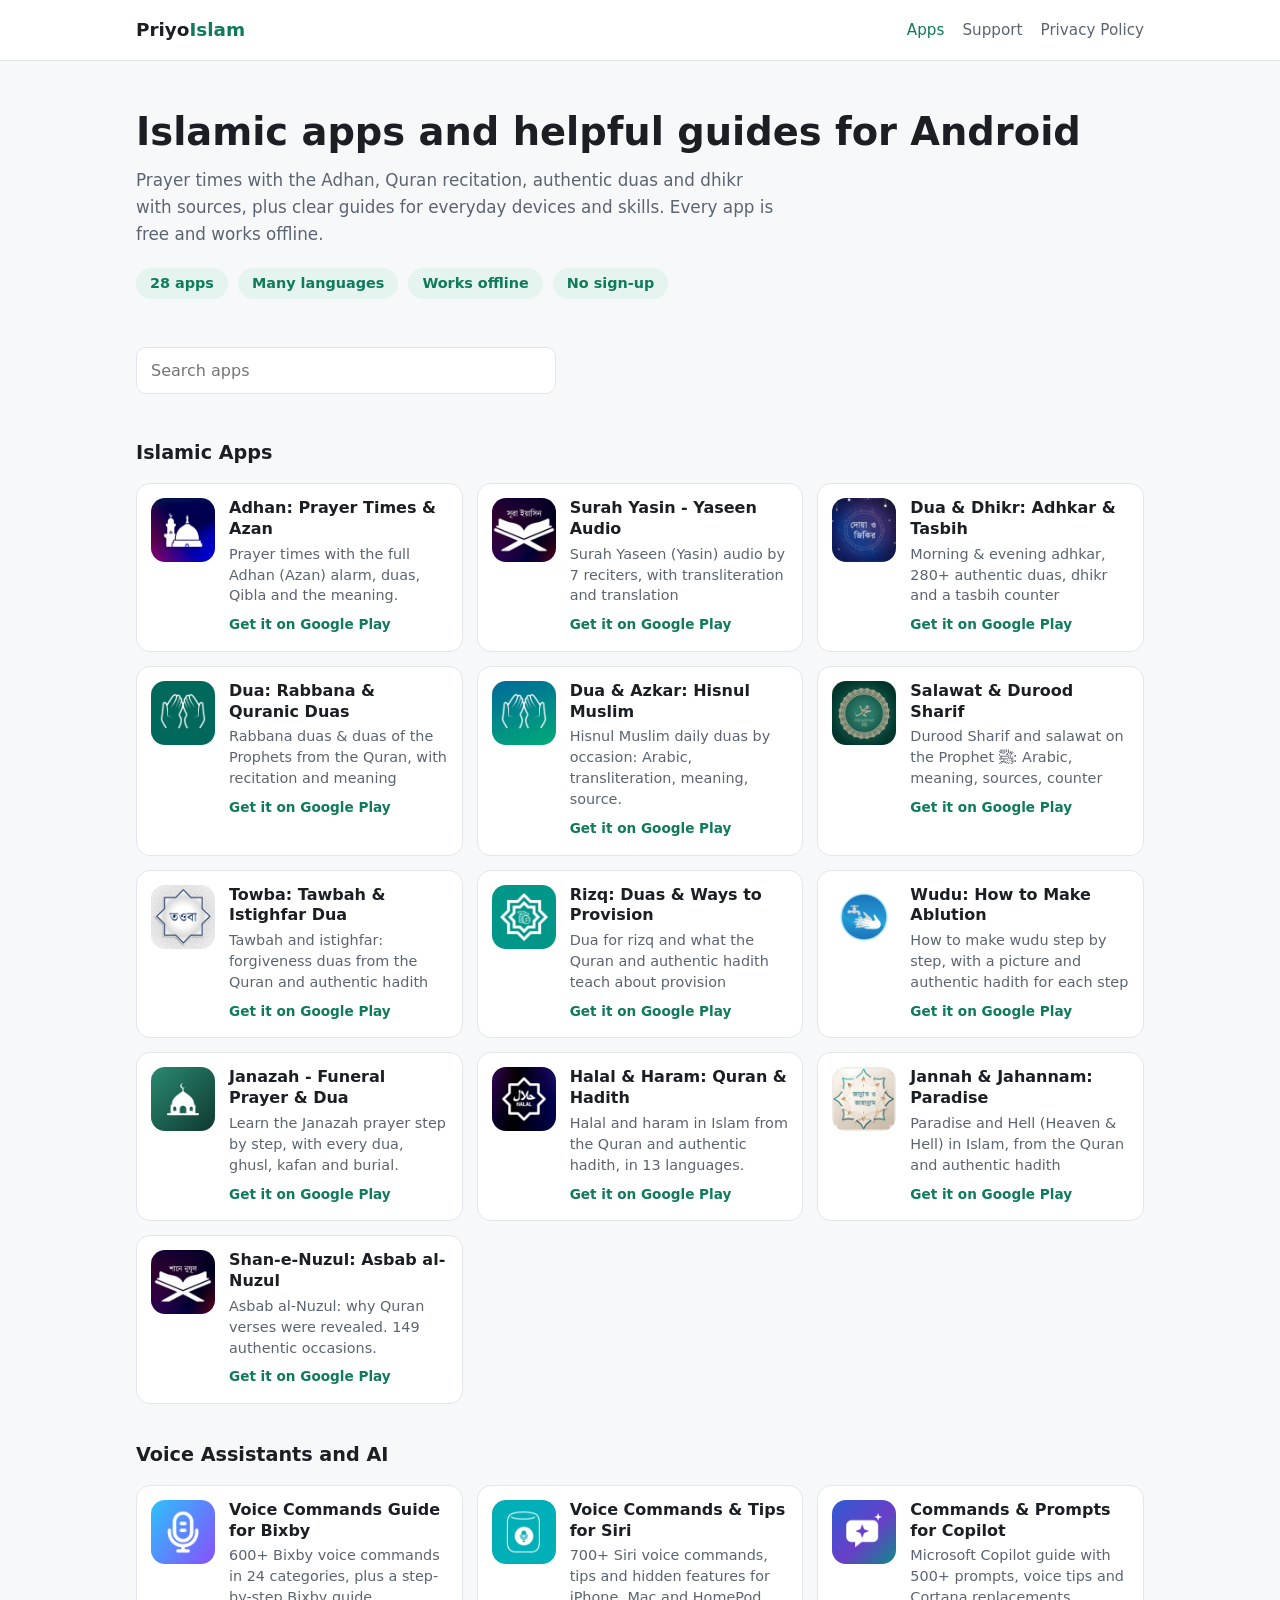
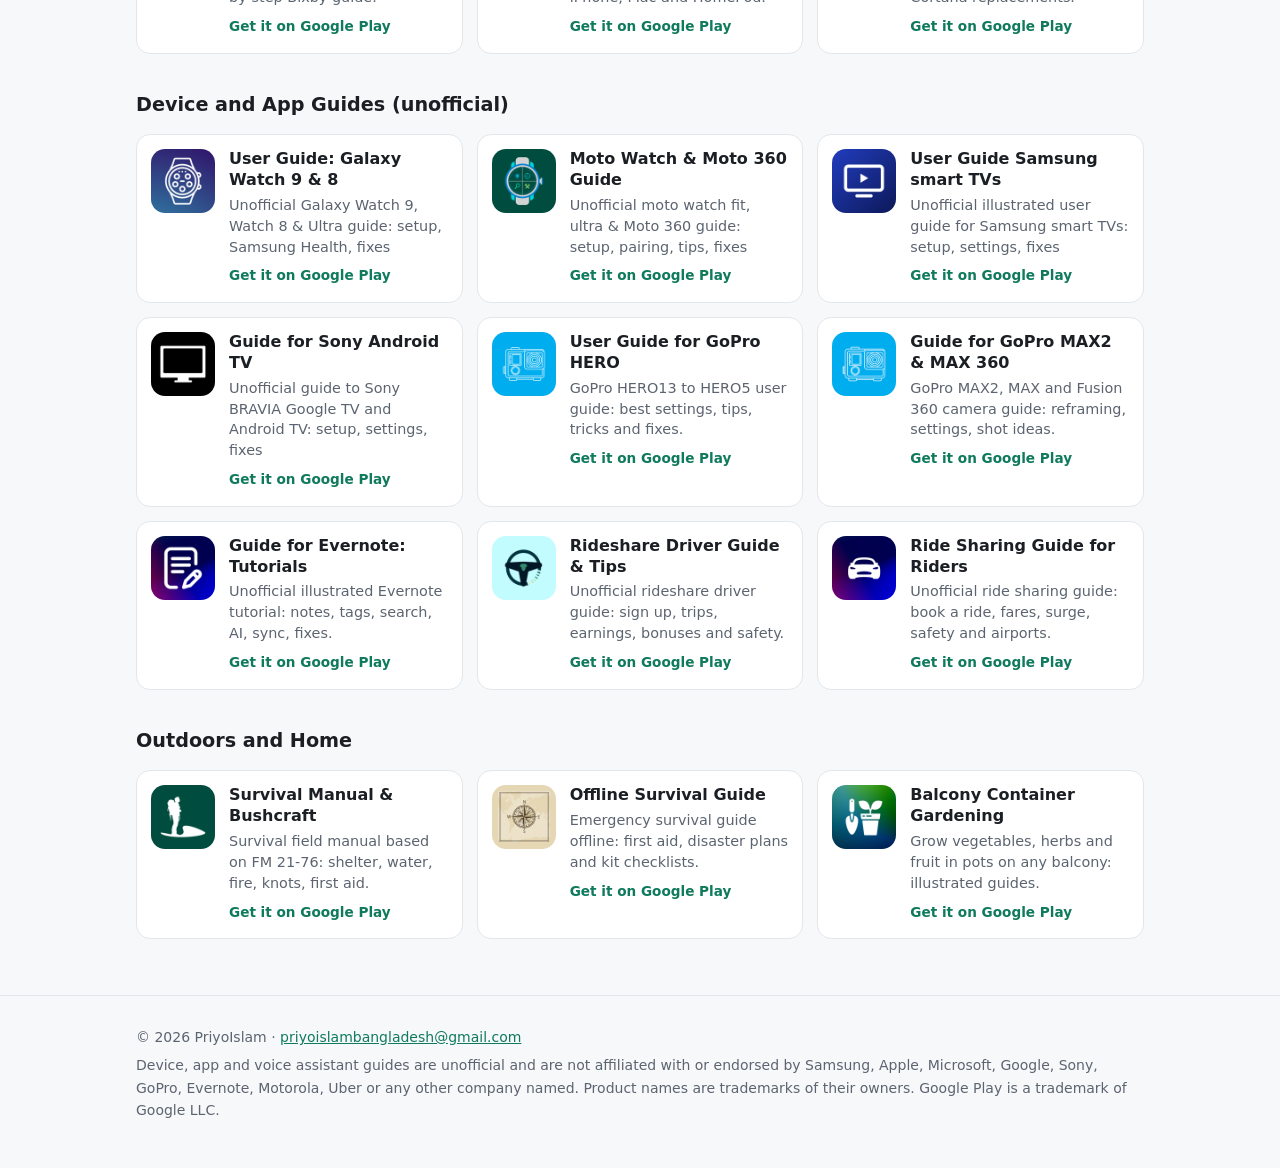
<file: index.html>
<!doctype html>
<html lang="en">
<head>
<meta charset="utf-8">
<meta name="viewport" content="width=device-width, initial-scale=1">
<title>PriyoIslam: Islamic Apps and Guides for Android</title>
<meta name="description" content="Free, offline Islamic apps (prayer times, Adhan, Quran, duas, dhikr) and practical guides for Android by PriyoIslam.">
<link rel="icon" href="icons/com.priyoislam.adhan.png">
<link rel="stylesheet" href="style.css">
</head>
<body>
<header class="site-header">
  <div class="wrap">
    <a class="brand" href="./">Priyo<span>Islam</span></a>
    <nav><a href="./" aria-current="page">Apps</a><a href="support/">Support</a><a href="privacy-policy/">Privacy Policy</a></nav>
  </div>
</header>
<main class="wrap">
  <section class="hero">
    <h1>Islamic apps and helpful guides for Android</h1>
    <p>Prayer times with the Adhan, Quran recitation, authentic duas and dhikr with sources, plus clear guides for
    everyday devices and skills. Every app is free and works offline.</p>
    <ul class="facts"><li>28 apps</li><li>Many languages</li><li>Works offline</li><li>No sign-up</li></ul>
  </section>
  <input class="search" type="search" placeholder="Search apps" aria-label="Search apps">
  <p class="empty">No apps match your search.</p>
  <section class="category">
    <h2>Islamic Apps</h2>
    <div class="grid">
      <a class="app" href="https://play.google.com/store/apps/details?id=com.priyoislam.adhan">
        <img src="icons/com.priyoislam.adhan.png" alt="" width="64" height="64" loading="lazy">
        <div><h3>Adhan: Prayer Times &amp; Azan</h3><p>Prayer times with the full Adhan (Azan) alarm, duas, Qibla and the meaning.</p><span class="get">Get it on Google Play</span></div>
      </a>
      <a class="app" href="https://play.google.com/store/apps/details?id=com.priyoislam.surahyasin">
        <img src="icons/com.priyoislam.surahyasin.png" alt="" width="64" height="64" loading="lazy">
        <div><h3>Surah Yasin - Yaseen Audio</h3><p>Surah Yaseen (Yasin) audio by 7 reciters, with transliteration and translation</p><span class="get">Get it on Google Play</span></div>
      </a>
      <a class="app" href="https://play.google.com/store/apps/details?id=com.priyoislam.doaojikir">
        <img src="icons/com.priyoislam.doaojikir.png" alt="" width="64" height="64" loading="lazy">
        <div><h3>Dua &amp; Dhikr: Adhkar &amp; Tasbih</h3><p>Morning &amp; evening adhkar, 280+ authentic duas, dhikr and a tasbih counter</p><span class="get">Get it on Google Play</span></div>
      </a>
      <a class="app" href="https://play.google.com/store/apps/details?id=com.priyoislam.dua">
        <img src="icons/com.priyoislam.dua.png" alt="" width="64" height="64" loading="lazy">
        <div><h3>Dua: Rabbana &amp; Quranic Duas</h3><p>Rabbana duas &amp; duas of the Prophets from the Quran, with recitation and meaning</p><span class="get">Get it on Google Play</span></div>
      </a>
      <a class="app" href="https://play.google.com/store/apps/details?id=com.priyoislam.dua_supplications">
        <img src="icons/com.priyoislam.dua_supplications.png" alt="" width="64" height="64" loading="lazy">
        <div><h3>Dua &amp; Azkar: Hisnul Muslim</h3><p>Hisnul Muslim daily duas by occasion: Arabic, transliteration, meaning, source.</p><span class="get">Get it on Google Play</span></div>
      </a>
      <a class="app" href="https://play.google.com/store/apps/details?id=com.priyoislam.salawat">
        <img src="icons/com.priyoislam.salawat.png" alt="" width="64" height="64" loading="lazy">
        <div><h3>Salawat &amp; Durood Sharif</h3><p>Durood Sharif and salawat on the Prophet ﷺ: Arabic, meaning, sources, counter</p><span class="get">Get it on Google Play</span></div>
      </a>
      <a class="app" href="https://play.google.com/store/apps/details?id=com.priyoislam.towba">
        <img src="icons/com.priyoislam.towba.png" alt="" width="64" height="64" loading="lazy">
        <div><h3>Towba: Tawbah &amp; Istighfar Dua</h3><p>Tawbah and istighfar: forgiveness duas from the Quran and authentic hadith</p><span class="get">Get it on Google Play</span></div>
      </a>
      <a class="app" href="https://play.google.com/store/apps/details?id=com.priyoislam.rijik">
        <img src="icons/com.priyoislam.rijik.png" alt="" width="64" height="64" loading="lazy">
        <div><h3>Rizq: Duas &amp; Ways to Provision</h3><p>Dua for rizq and what the Quran and authentic hadith teach about provision</p><span class="get">Get it on Google Play</span></div>
      </a>
      <a class="app" href="https://play.google.com/store/apps/details?id=com.priyoislam.wudu">
        <img src="icons/com.priyoislam.wudu.png" alt="" width="64" height="64" loading="lazy">
        <div><h3>Wudu: How to Make Ablution</h3><p>How to make wudu step by step, with a picture and authentic hadith for each step</p><span class="get">Get it on Google Play</span></div>
      </a>
      <a class="app" href="https://play.google.com/store/apps/details?id=com.priyoislam.janaja">
        <img src="icons/com.priyoislam.janaja.png" alt="" width="64" height="64" loading="lazy">
        <div><h3>Janazah - Funeral Prayer &amp; Dua</h3><p>Learn the Janazah prayer step by step, with every dua, ghusl, kafan and burial.</p><span class="get">Get it on Google Play</span></div>
      </a>
      <a class="app" href="https://play.google.com/store/apps/details?id=com.priyoislam.halalharam">
        <img src="icons/com.priyoislam.halalharam.png" alt="" width="64" height="64" loading="lazy">
        <div><h3>Halal &amp; Haram: Quran &amp; Hadith</h3><p>Halal and haram in Islam from the Quran and authentic hadith, in 13 languages.</p><span class="get">Get it on Google Play</span></div>
      </a>
      <a class="app" href="https://play.google.com/store/apps/details?id=com.pryoislam.jannatandjahannam">
        <img src="icons/com.pryoislam.jannatandjahannam.png" alt="" width="64" height="64" loading="lazy">
        <div><h3>Jannah &amp; Jahannam: Paradise</h3><p>Paradise and Hell (Heaven &amp; Hell) in Islam, from the Quran and authentic hadith</p><span class="get">Get it on Google Play</span></div>
      </a>
      <a class="app" href="https://play.google.com/store/apps/details?id=com.priyoislam.shanenojul">
        <img src="icons/com.priyoislam.shanenojul.png" alt="" width="64" height="64" loading="lazy">
        <div><h3>Shan-e-Nuzul: Asbab al-Nuzul</h3><p>Asbab al-Nuzul: why Quran verses were revealed. 149 authentic occasions.</p><span class="get">Get it on Google Play</span></div>
      </a>
    </div>
  </section>
  <section class="category">
    <h2>Voice Assistants and AI</h2>
    <div class="grid">
      <a class="app" href="https://play.google.com/store/apps/details?id=com.priyoislam.bixbyvoicecommands">
        <img src="icons/com.priyoislam.bixbyvoicecommands.png" alt="" width="64" height="64" loading="lazy">
        <div><h3>Voice Commands Guide for Bixby</h3><p>600+ Bixby voice commands in 24 categories, plus a step-by-step Bixby guide.</p><span class="get">Get it on Google Play</span></div>
      </a>
      <a class="app" href="https://play.google.com/store/apps/details?id=com.priyoislam.siricommandsandtips">
        <img src="icons/com.priyoislam.siricommandsandtips.png" alt="" width="64" height="64" loading="lazy">
        <div><h3>Voice Commands &amp; Tips for Siri</h3><p>700+ Siri voice commands, tips and hidden features for iPhone, Mac and HomePod.</p><span class="get">Get it on Google Play</span></div>
      </a>
      <a class="app" href="https://play.google.com/store/apps/details?id=com.priyoislam.cortanacommands">
        <img src="icons/com.priyoislam.cortanacommands.png" alt="" width="64" height="64" loading="lazy">
        <div><h3>Commands &amp; Prompts for Copilot</h3><p>Microsoft Copilot guide with 500+ prompts, voice tips and Cortana replacements.</p><span class="get">Get it on Google Play</span></div>
      </a>
    </div>
  </section>
  <section class="category">
    <h2>Device and App Guides (unofficial)</h2>
    <div class="grid">
      <a class="app" href="https://play.google.com/store/apps/details?id=com.priyoislam.uggalaxywatch">
        <img src="icons/com.priyoislam.uggalaxywatch.png" alt="" width="64" height="64" loading="lazy">
        <div><h3>User Guide: Galaxy Watch 9 &amp; 8</h3><p>Unofficial Galaxy Watch 9, Watch 8 &amp; Ultra guide: setup, Samsung Health, fixes</p><span class="get">Get it on Google Play</span></div>
      </a>
      <a class="app" href="https://play.google.com/store/apps/details?id=com.priyoislam.tipsformoto360">
        <img src="icons/com.priyoislam.tipsformoto360.png" alt="" width="64" height="64" loading="lazy">
        <div><h3>Moto Watch &amp; Moto 360 Guide</h3><p>Unofficial moto watch fit, ultra &amp; Moto 360 guide: setup, pairing, tips, fixes</p><span class="get">Get it on Google Play</span></div>
      </a>
      <a class="app" href="https://play.google.com/store/apps/details?id=com.priyoislam.samsungtvguide">
        <img src="icons/com.priyoislam.samsungtvguide.png" alt="" width="64" height="64" loading="lazy">
        <div><h3>User Guide Samsung smart TVs</h3><p>Unofficial illustrated user guide for Samsung smart TVs: setup, settings, fixes</p><span class="get">Get it on Google Play</span></div>
      </a>
      <a class="app" href="https://play.google.com/store/apps/details?id=com.priyoislam.sonyandroidtvguide">
        <img src="icons/com.priyoislam.sonyandroidtvguide.png" alt="" width="64" height="64" loading="lazy">
        <div><h3>Guide for Sony Android TV</h3><p>Unofficial guide to Sony BRAVIA Google TV and Android TV: setup, settings, fixes</p><span class="get">Get it on Google Play</span></div>
      </a>
      <a class="app" href="https://play.google.com/store/apps/details?id=com.priyoislam.goprohero6userguide">
        <img src="icons/com.priyoislam.goprohero6userguide.png" alt="" width="64" height="64" loading="lazy">
        <div><h3>User Guide for GoPro HERO</h3><p>GoPro HERO13 to HERO5 user guide: best settings, tips, tricks and fixes.</p><span class="get">Get it on Google Play</span></div>
      </a>
      <a class="app" href="https://play.google.com/store/apps/details?id=com.priyoislam.goprouserguide">
        <img src="icons/com.priyoislam.goprouserguide.png" alt="" width="64" height="64" loading="lazy">
        <div><h3>Guide for GoPro MAX2 &amp; MAX 360</h3><p>GoPro MAX2, MAX and Fusion 360 camera guide: reframing, settings, shot ideas.</p><span class="get">Get it on Google Play</span></div>
      </a>
      <a class="app" href="https://play.google.com/store/apps/details?id=com.priyoislam.evernoteuserguide">
        <img src="icons/com.priyoislam.evernoteuserguide.png" alt="" width="64" height="64" loading="lazy">
        <div><h3>Guide for Evernote: Tutorials</h3><p>Unofficial illustrated Evernote tutorial: notes, tags, search, AI, sync, fixes.</p><span class="get">Get it on Google Play</span></div>
      </a>
      <a class="app" href="https://play.google.com/store/apps/details?id=com.priyoislam.userguideforuberdriverapp">
        <img src="icons/com.priyoislam.userguideforuberdriverapp.png" alt="" width="64" height="64" loading="lazy">
        <div><h3>Rideshare Driver Guide &amp; Tips</h3><p>Unofficial rideshare driver guide: sign up, trips, earnings, bonuses and safety.</p><span class="get">Get it on Google Play</span></div>
      </a>
      <a class="app" href="https://play.google.com/store/apps/details?id=com.priyoislam.uberuserguide">
        <img src="icons/com.priyoislam.uberuserguide.png" alt="" width="64" height="64" loading="lazy">
        <div><h3>Ride Sharing Guide for Riders</h3><p>Unofficial ride sharing guide: book a ride, fares, surge, safety and airports.</p><span class="get">Get it on Google Play</span></div>
      </a>
    </div>
  </section>
  <section class="category">
    <h2>Outdoors and Home</h2>
    <div class="grid">
      <a class="app" href="https://play.google.com/store/apps/details?id=com.priyoislam.survivalmanual">
        <img src="icons/com.priyoislam.survivalmanual.png" alt="" width="64" height="64" loading="lazy">
        <div><h3>Survival Manual &amp; Bushcraft</h3><p>Survival field manual based on FM 21-76: shelter, water, fire, knots, first aid.</p><span class="get">Get it on Google Play</span></div>
      </a>
      <a class="app" href="https://play.google.com/store/apps/details?id=com.priyoislam.offlinesurvivalguide">
        <img src="icons/com.priyoislam.offlinesurvivalguide.png" alt="" width="64" height="64" loading="lazy">
        <div><h3>Offline Survival Guide</h3><p>Emergency survival guide offline: first aid, disaster plans and kit checklists.</p><span class="get">Get it on Google Play</span></div>
      </a>
      <a class="app" href="https://play.google.com/store/apps/details?id=com.priyoislam.containergardening">
        <img src="icons/com.priyoislam.containergardening.png" alt="" width="64" height="64" loading="lazy">
        <div><h3>Balcony Container Gardening</h3><p>Grow vegetables, herbs and fruit in pots on any balcony: illustrated guides.</p><span class="get">Get it on Google Play</span></div>
      </a>
    </div>
  </section>
</main>
<script>
  // Filter the app cards as you type; hide categories with no matches.
  const box = document.querySelector('.search');
  box.addEventListener('input', () => {
    const q = box.value.trim().toLowerCase();
    let shown = 0;
    document.querySelectorAll('.category').forEach(section => {
      let visible = 0;
      section.querySelectorAll('.app').forEach(card => {
        const hit = card.textContent.toLowerCase().includes(q);
        card.style.display = hit ? '' : 'none';
        if (hit) visible++;
      });
      section.style.display = visible ? '' : 'none';
      shown += visible;
    });
    document.querySelector('.empty').style.display = shown ? 'none' : 'block';
  });
</script>
<footer class="site-footer">
  <div class="wrap">
    <p>&copy; 2026 PriyoIslam &middot; <a href="mailto:priyoislambangladesh@gmail.com">priyoislambangladesh@gmail.com</a></p>
    <p>Device, app and voice assistant guides are unofficial and are not affiliated with or endorsed by Samsung, Apple, Microsoft, Google, Sony, GoPro, Evernote, Motorola, Uber or any other company named. Product names are trademarks of their owners. Google Play is a trademark of Google LLC.</p>
  </div>
</footer>
</body>
</html>
</file>
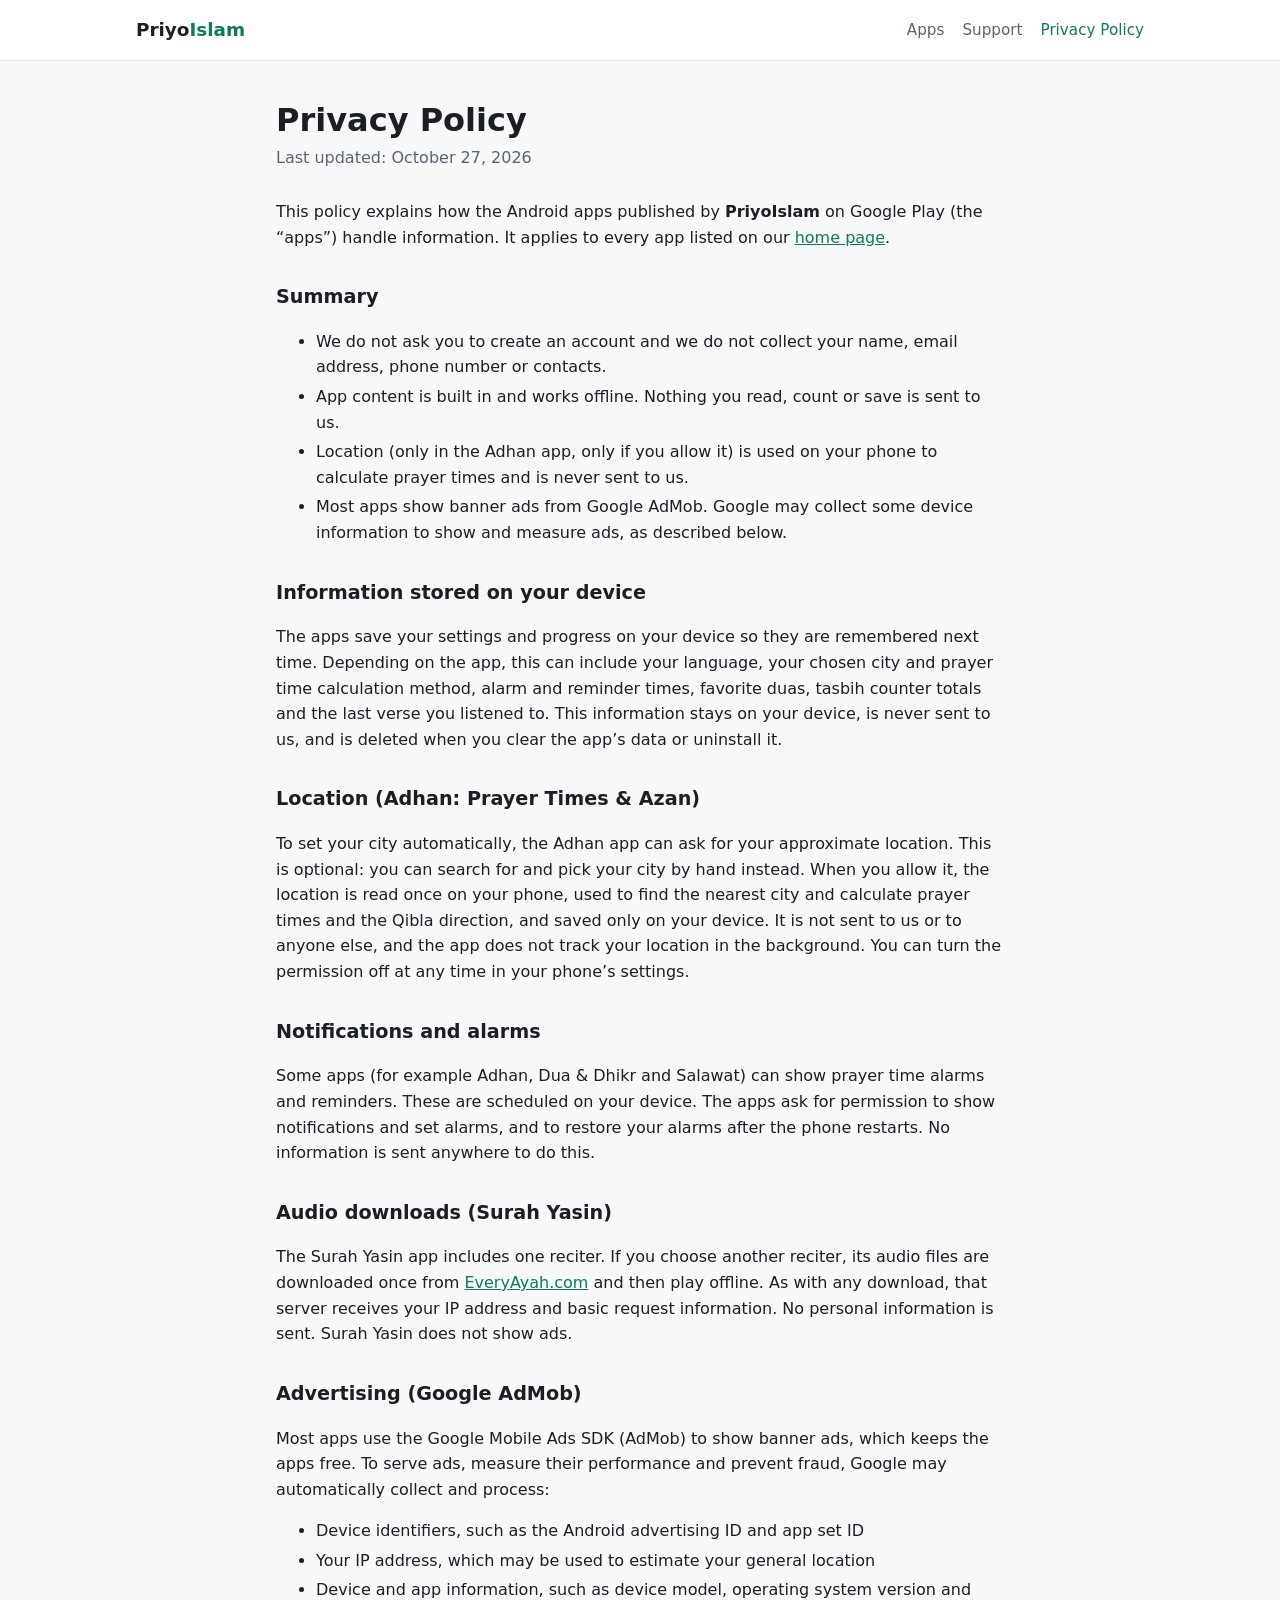
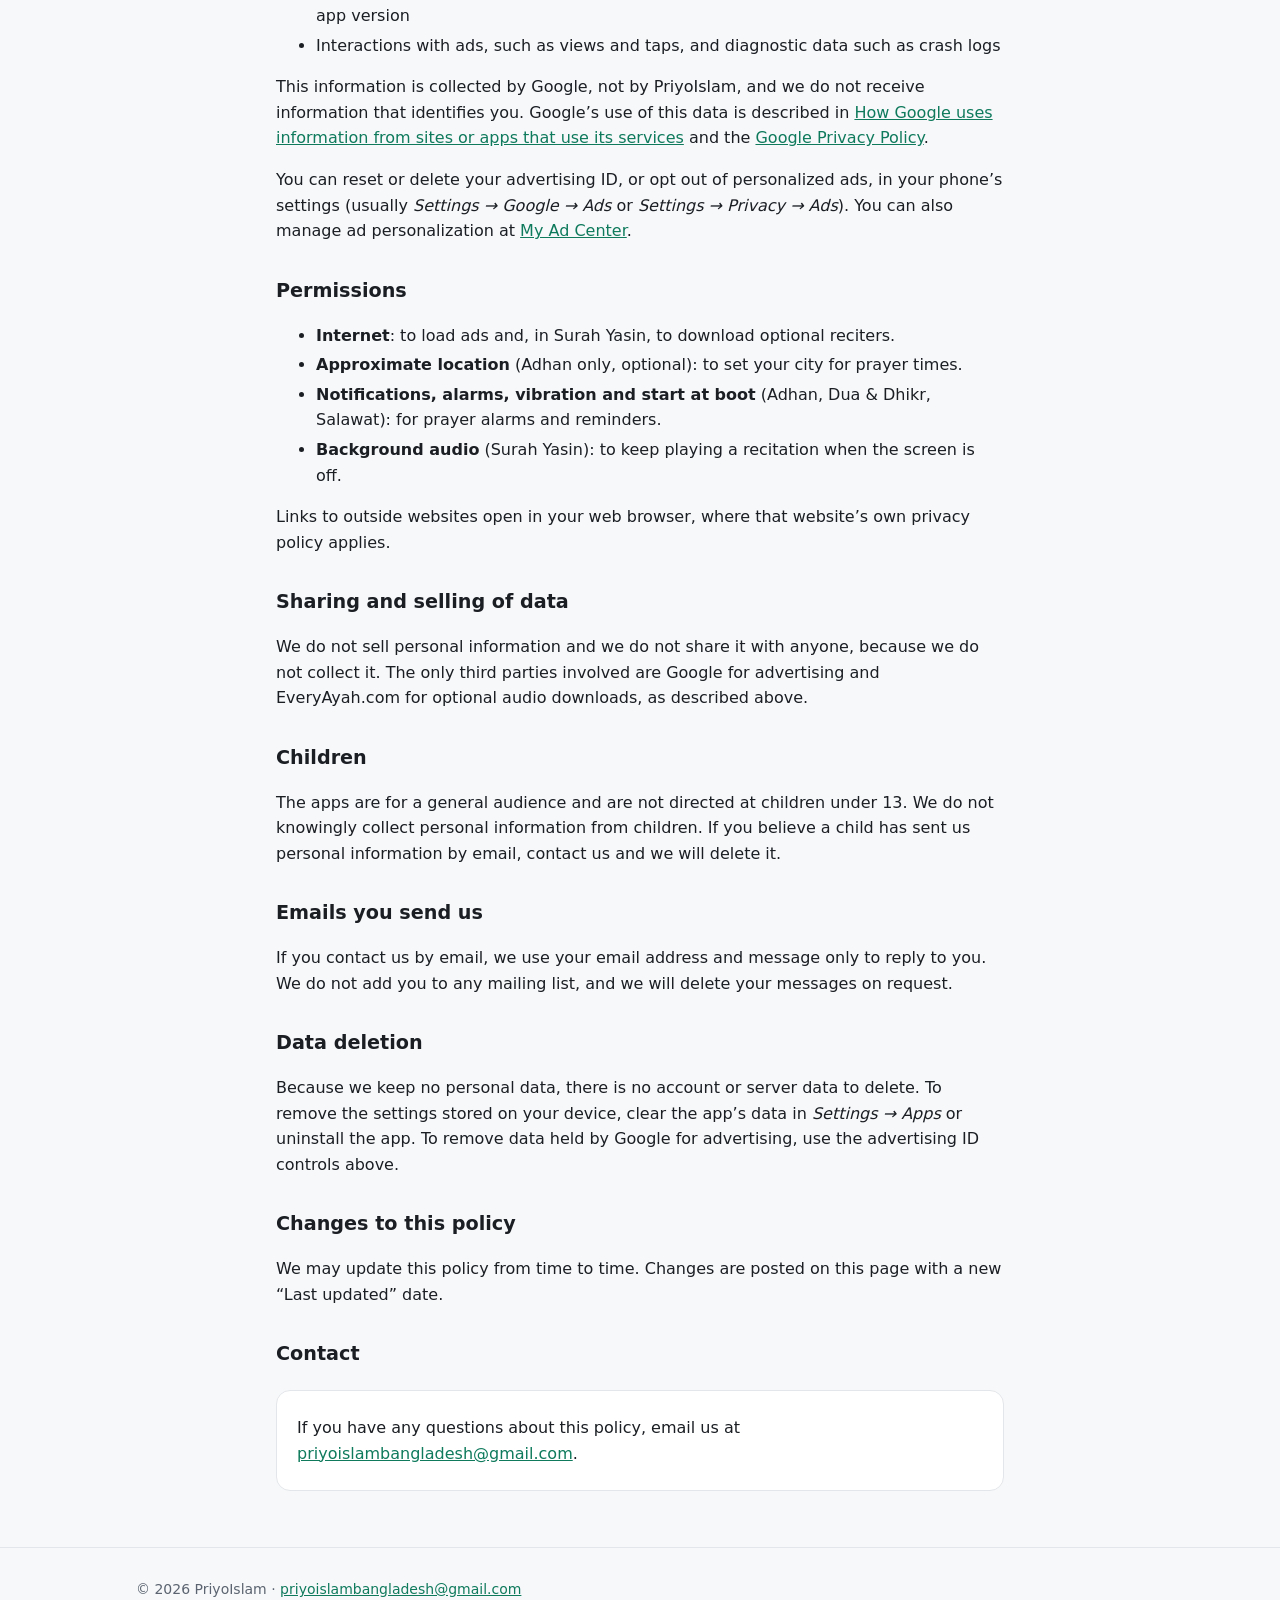
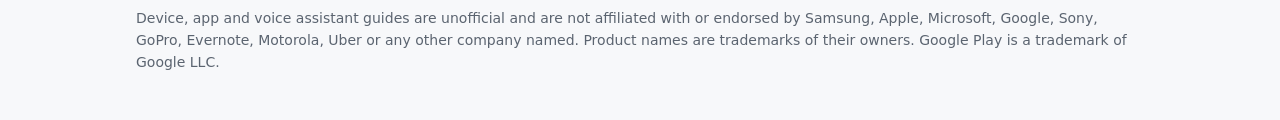
<file: privacy-policy/index.html>
<!doctype html>
<html lang="en">
<head>
<meta charset="utf-8">
<meta name="viewport" content="width=device-width, initial-scale=1">
<title>Privacy Policy | PriyoIslam</title>
<meta name="description" content="Privacy policy for the PriyoIslam Android apps on Google Play.">
<link rel="icon" href="../icons/com.priyoislam.adhan.png">
<link rel="stylesheet" href="../style.css">
</head>
<body>
<header class="site-header">
  <div class="wrap">
    <a class="brand" href="../">Priyo<span>Islam</span></a>
    <nav><a href="../">Apps</a><a href="../support/">Support</a><a href="../privacy-policy/" aria-current="page">Privacy Policy</a></nav>
  </div>
</header>
<main class="wrap doc">
  <h1>Privacy Policy</h1>
  <p class="meta">Last updated: October 27, 2026</p>

  <p>This policy explains how the Android apps published by <strong>PriyoIslam</strong> on Google Play
  (the &ldquo;apps&rdquo;) handle information. It applies to every app listed on our <a href="../">home page</a>.</p>

  <h2>Summary</h2>
  <ul>
    <li>We do not ask you to create an account and we do not collect your name, email address, phone number or contacts.</li>
    <li>App content is built in and works offline. Nothing you read, count or save is sent to us.</li>
    <li>Location (only in the Adhan app, only if you allow it) is used on your phone to calculate prayer times and is never sent to us.</li>
    <li>Most apps show banner ads from Google AdMob. Google may collect some device information to show and measure ads, as described below.</li>
  </ul>

  <h2>Information stored on your device</h2>
  <p>The apps save your settings and progress on your device so they are remembered next time. Depending on the app,
  this can include your language, your chosen city and prayer time calculation method, alarm and reminder times,
  favorite duas, tasbih counter totals and the last verse you listened to. This information stays on your device,
  is never sent to us, and is deleted when you clear the app&rsquo;s data or uninstall it.</p>

  <h2>Location (Adhan: Prayer Times &amp; Azan)</h2>
  <p>To set your city automatically, the Adhan app can ask for your approximate location. This is optional: you can
  search for and pick your city by hand instead. When you allow it, the location is read once on your phone, used to
  find the nearest city and calculate prayer times and the Qibla direction, and saved only on your device. It is not
  sent to us or to anyone else, and the app does not track your location in the background. You can turn the
  permission off at any time in your phone&rsquo;s settings.</p>

  <h2>Notifications and alarms</h2>
  <p>Some apps (for example Adhan, Dua &amp; Dhikr and Salawat) can show prayer time alarms and reminders. These are
  scheduled on your device. The apps ask for permission to show notifications and set alarms, and to restore your
  alarms after the phone restarts. No information is sent anywhere to do this.</p>

  <h2>Audio downloads (Surah Yasin)</h2>
  <p>The Surah Yasin app includes one reciter. If you choose another reciter, its audio files are downloaded once from
  <a href="https://everyayah.com/">EveryAyah.com</a> and then play offline. As with any download, that server receives
  your IP address and basic request information. No personal information is sent. Surah Yasin does not show ads.</p>

  <h2>Advertising (Google AdMob)</h2>
  <p>Most apps use the Google Mobile Ads SDK (AdMob) to show banner ads, which keeps the apps free. To serve ads,
  measure their performance and prevent fraud, Google may automatically collect and process:</p>
  <ul>
    <li>Device identifiers, such as the Android advertising ID and app set ID</li>
    <li>Your IP address, which may be used to estimate your general location</li>
    <li>Device and app information, such as device model, operating system version and app version</li>
    <li>Interactions with ads, such as views and taps, and diagnostic data such as crash logs</li>
  </ul>
  <p>This information is collected by Google, not by PriyoIslam, and we do not receive information that identifies you.
  Google&rsquo;s use of this data is described in
  <a href="https://policies.google.com/technologies/partner-sites">How Google uses information from sites or apps that use its services</a>
  and the <a href="https://policies.google.com/privacy">Google Privacy Policy</a>.</p>
  <p>You can reset or delete your advertising ID, or opt out of personalized ads, in your phone&rsquo;s settings
  (usually <em>Settings &rarr; Google &rarr; Ads</em> or <em>Settings &rarr; Privacy &rarr; Ads</em>). You can also manage
  ad personalization at <a href="https://myadcenter.google.com/">My Ad Center</a>.</p>

  <h2>Permissions</h2>
  <ul>
    <li><strong>Internet</strong>: to load ads and, in Surah Yasin, to download optional reciters.</li>
    <li><strong>Approximate location</strong> (Adhan only, optional): to set your city for prayer times.</li>
    <li><strong>Notifications, alarms, vibration and start at boot</strong> (Adhan, Dua &amp; Dhikr, Salawat): for prayer alarms and reminders.</li>
    <li><strong>Background audio</strong> (Surah Yasin): to keep playing a recitation when the screen is off.</li>
  </ul>
  <p>Links to outside websites open in your web browser, where that website&rsquo;s own privacy policy applies.</p>

  <h2>Sharing and selling of data</h2>
  <p>We do not sell personal information and we do not share it with anyone, because we do not collect it.
  The only third parties involved are Google for advertising and EveryAyah.com for optional audio downloads, as described above.</p>

  <h2>Children</h2>
  <p>The apps are for a general audience and are not directed at children under 13. We do not knowingly collect
  personal information from children. If you believe a child has sent us personal information by email, contact us
  and we will delete it.</p>

  <h2>Emails you send us</h2>
  <p>If you contact us by email, we use your email address and message only to reply to you. We do not add you to
  any mailing list, and we will delete your messages on request.</p>

  <h2>Data deletion</h2>
  <p>Because we keep no personal data, there is no account or server data to delete. To remove the settings stored on
  your device, clear the app&rsquo;s data in <em>Settings &rarr; Apps</em> or uninstall the app. To remove data held by
  Google for advertising, use the advertising ID controls above.</p>

  <h2>Changes to this policy</h2>
  <p>We may update this policy from time to time. Changes are posted on this page with a new &ldquo;Last updated&rdquo; date.</p>

  <h2>Contact</h2>
  <div class="card">
    <p>If you have any questions about this policy, email us at <a href="mailto:priyoislambangladesh@gmail.com">priyoislambangladesh@gmail.com</a>.</p>
  </div>
</main>
<footer class="site-footer">
  <div class="wrap">
    <p>&copy; 2026 PriyoIslam &middot; <a href="mailto:priyoislambangladesh@gmail.com">priyoislambangladesh@gmail.com</a></p>
    <p>Device, app and voice assistant guides are unofficial and are not affiliated with or endorsed by Samsung, Apple, Microsoft, Google, Sony, GoPro, Evernote, Motorola, Uber or any other company named. Product names are trademarks of their owners. Google Play is a trademark of Google LLC.</p>
  </div>
</footer>
</body>
</html>
</file>
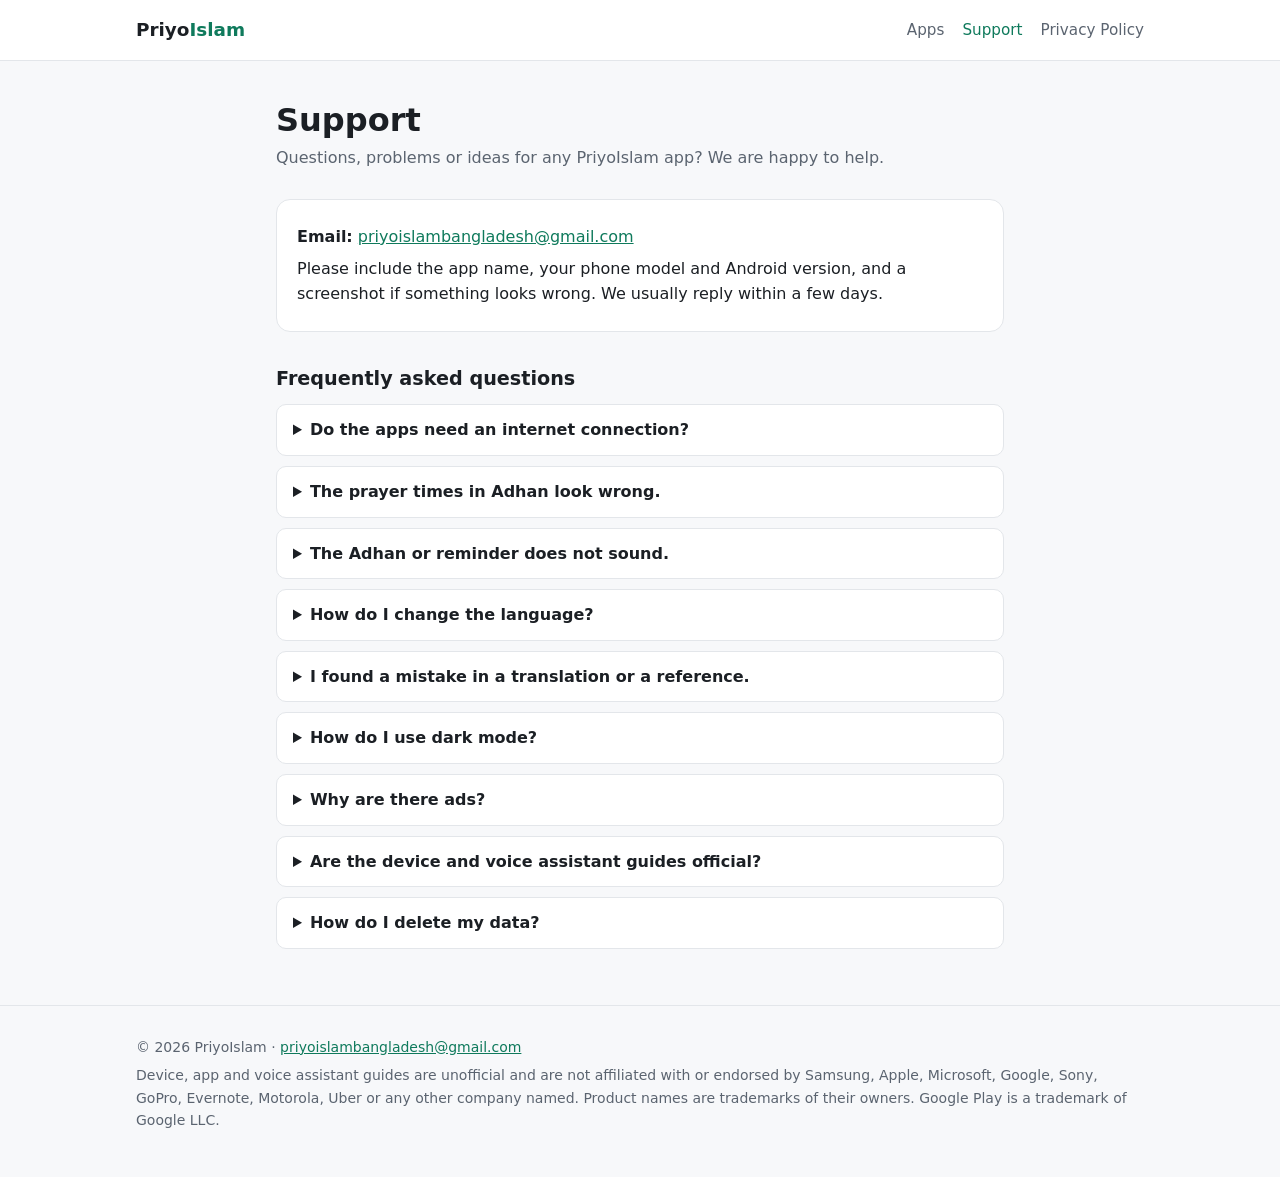
<file: support/index.html>
<!doctype html>
<html lang="en">
<head>
<meta charset="utf-8">
<meta name="viewport" content="width=device-width, initial-scale=1">
<title>Support | PriyoIslam</title>
<meta name="description" content="Help and contact for the PriyoIslam Android apps.">
<link rel="icon" href="../icons/com.priyoislam.adhan.png">
<link rel="stylesheet" href="../style.css">
</head>
<body>
<header class="site-header">
  <div class="wrap">
    <a class="brand" href="../">Priyo<span>Islam</span></a>
    <nav><a href="../">Apps</a><a href="../support/" aria-current="page">Support</a><a href="../privacy-policy/">Privacy Policy</a></nav>
  </div>
</header>
<main class="wrap doc">
  <h1>Support</h1>
  <p class="meta">Questions, problems or ideas for any PriyoIslam app? We are happy to help.</p>

  <div class="card">
    <p><strong>Email:</strong> <a href="mailto:priyoislambangladesh@gmail.com?subject=PriyoIslam%20app%20support">priyoislambangladesh@gmail.com</a></p>
    <p>Please include the app name, your phone model and Android version, and a screenshot if something looks wrong.
    We usually reply within a few days.</p>
  </div>

  <h2>Frequently asked questions</h2>

  <details>
    <summary>Do the apps need an internet connection?</summary>
    <p>No. All content is built into the apps and works offline. The internet is only used to show ads and, in
    Surah Yasin, to download extra reciters you choose.</p>
  </details>

  <details>
    <summary>The prayer times in Adhan look wrong.</summary>
    <ul>
      <li>Check that the correct city is selected.</li>
      <li>In the app&rsquo;s Settings, choose the calculation method used in your country and the Asr method (Hanafi or Shafi&rsquo;i, Maliki, Hanbali).</li>
      <li>Make sure your phone&rsquo;s date, time and time zone are set automatically.</li>
    </ul>
  </details>

  <details>
    <summary>The Adhan or reminder does not sound.</summary>
    <ul>
      <li>Allow notifications for the app, and allow <em>Alarms &amp; reminders</em> when Android asks.</li>
      <li>Turn off battery optimization for the app (<em>Settings &rarr; Apps &rarr; (app name) &rarr; Battery &rarr; Unrestricted</em>).</li>
      <li>Check that the alarm volume is up and Do Not Disturb is off or allows alarms.</li>
    </ul>
  </details>

  <details>
    <summary>How do I change the language?</summary>
    <p>The apps follow your phone&rsquo;s language when it is available. Many apps also let you pick a language with the
    globe button or in the app&rsquo;s Settings. On Android 13 and newer you can choose a language for each app in
    <em>Settings &rarr; Apps &rarr; (app name) &rarr; Language</em>.</p>
  </details>

  <details>
    <summary>I found a mistake in a translation or a reference.</summary>
    <p>Jazakallahu khairan! Email us the app name, the page or dua, and what looks wrong. We check every report against
    the sources and fix confirmed mistakes in the next update.</p>
  </details>

  <details>
    <summary>How do I use dark mode?</summary>
    <p>The apps follow your phone&rsquo;s light or dark theme automatically. Change it in your phone&rsquo;s display settings.</p>
  </details>

  <details>
    <summary>Why are there ads?</summary>
    <p>A small banner ad keeps the apps free for everyone. You can manage ad personalization in your phone&rsquo;s
    settings. See our <a href="../privacy-policy/">Privacy Policy</a> for details.</p>
  </details>

  <details>
    <summary>Are the device and voice assistant guides official?</summary>
    <p>No. They are independent, unofficial guides. For warranty, repairs or account problems, please contact the
    device or service provider.</p>
  </details>

  <details>
    <summary>How do I delete my data?</summary>
    <p>We do not collect personal data or have accounts. Clearing the app&rsquo;s data or uninstalling the app removes
    everything it stored on your phone, including counters and favorites. See the <a href="../privacy-policy/">Privacy Policy</a>.</p>
  </details>
</main>
<footer class="site-footer">
  <div class="wrap">
    <p>&copy; 2026 PriyoIslam &middot; <a href="mailto:priyoislambangladesh@gmail.com">priyoislambangladesh@gmail.com</a></p>
    <p>Device, app and voice assistant guides are unofficial and are not affiliated with or endorsed by Samsung, Apple, Microsoft, Google, Sony, GoPro, Evernote, Motorola, Uber or any other company named. Product names are trademarks of their owners. Google Play is a trademark of Google LLC.</p>
  </div>
</footer>
</body>
</html>
</file>
<file: style.css>
:root {
  --bg: #f7f8fa;
  --surface: #ffffff;
  --text: #1b1f24;
  --muted: #5b6470;
  --border: #e3e6ea;
  --accent: #0f7a5c;
  --accent-soft: #e5f4ee;
  --radius: 14px;
  color-scheme: light;
}

@media (prefers-color-scheme: dark) {
  :root {
    --bg: #111418;
    --surface: #1a1e24;
    --text: #e8eaed;
    --muted: #9aa3ad;
    --border: #2b3139;
    --accent: #4cc79a;
    --accent-soft: #17302a;
    color-scheme: dark;
  }
}

* { box-sizing: border-box; }

body {
  margin: 0;
  background: var(--bg);
  color: var(--text);
  font: 16px/1.6 system-ui, -apple-system, "Segoe UI", Roboto, sans-serif;
}

a { color: var(--accent); }

.wrap { max-width: 1040px; margin: 0 auto; padding: 0 16px; }

/* Header and footer */
.site-header { background: var(--surface); border-bottom: 1px solid var(--border); }
.site-header .wrap { display: flex; align-items: center; justify-content: space-between; gap: 16px; min-height: 60px; flex-wrap: wrap; }
.brand { font-weight: 700; font-size: 1.15rem; color: var(--text); text-decoration: none; }
.brand span { color: var(--accent); }
.site-header nav { display: flex; gap: 18px; flex-wrap: wrap; }
.site-header nav a { color: var(--muted); text-decoration: none; font-size: .95rem; }
.site-header nav a:hover, .site-header nav a[aria-current] { color: var(--accent); }

.site-footer { border-top: 1px solid var(--border); margin-top: 56px; padding: 24px 0 40px; color: var(--muted); font-size: .875rem; }
.site-footer p { margin: 6px 0; }

/* Home */
.hero { padding: 48px 0 24px; }
.hero h1 { font-size: clamp(1.7rem, 4vw, 2.4rem); line-height: 1.2; margin: 0 0 12px; }
.hero p { color: var(--muted); max-width: 640px; margin: 0; font-size: 1.05rem; }
.facts { display: flex; gap: 10px; flex-wrap: wrap; margin-top: 20px; padding: 0; list-style: none; }
.facts li { background: var(--accent-soft); color: var(--accent); border-radius: 999px; padding: 4px 14px; font-size: .9rem; font-weight: 600; }

.search { width: 100%; max-width: 420px; margin: 8px 0 8px; padding: 10px 14px; font: inherit; color: var(--text);
  background: var(--surface); border: 1px solid var(--border); border-radius: 10px; }
.search:focus { outline: 2px solid var(--accent); outline-offset: 1px; }

.category h2 { font-size: 1.2rem; margin: 36px 0 14px; }
.grid { display: grid; grid-template-columns: repeat(auto-fill, minmax(290px, 1fr)); gap: 14px; }

.app { display: flex; gap: 14px; align-items: flex-start; background: var(--surface); border: 1px solid var(--border);
  border-radius: var(--radius); padding: 14px; color: inherit; text-decoration: none; transition: border-color .15s; }
.app:hover { border-color: var(--accent); }
.app img { width: 64px; height: 64px; border-radius: 22%; flex: none; }
.app h3 { font-size: 1rem; margin: 0 0 4px; line-height: 1.3; }
.app p { margin: 0; color: var(--muted); font-size: .9rem; line-height: 1.45; }
.app .get { display: inline-block; margin-top: 8px; font-size: .85rem; font-weight: 600; color: var(--accent); }
.empty { color: var(--muted); display: none; }

/* Text pages */
.doc { max-width: 760px; padding: 40px 16px 0; }
.doc h1 { font-size: 2rem; line-height: 1.2; margin: 0 0 6px; }
.doc .meta { color: var(--muted); margin: 0 0 28px; }
.doc h2 { font-size: 1.2rem; margin: 32px 0 8px; }
.doc li { margin: 4px 0; }
.card { background: var(--surface); border: 1px solid var(--border); border-radius: var(--radius); padding: 18px 20px; margin: 20px 0; }
.card p { margin: 6px 0; }
details { background: var(--surface); border: 1px solid var(--border); border-radius: 10px; padding: 12px 16px; margin: 10px 0; }
details summary { cursor: pointer; font-weight: 600; }
details p, details ul { margin: 10px 0 2px; }
</file>
